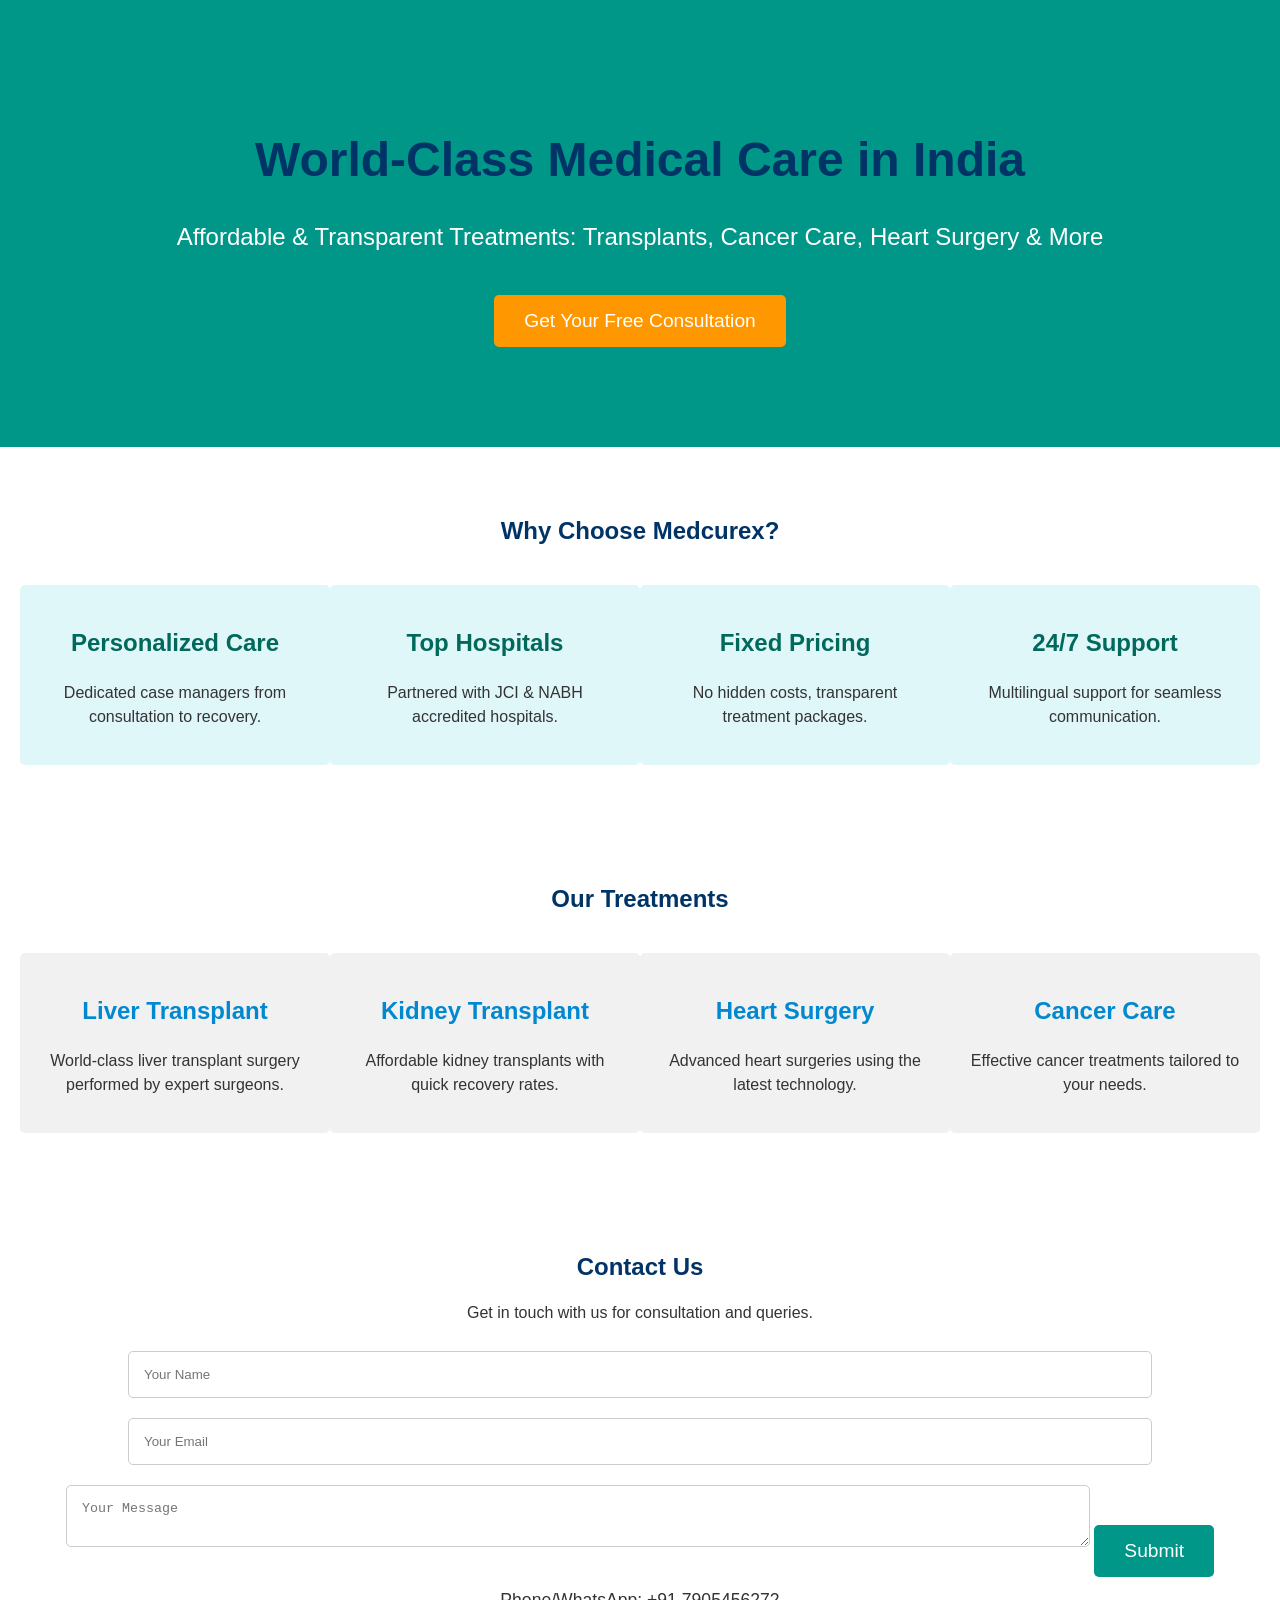
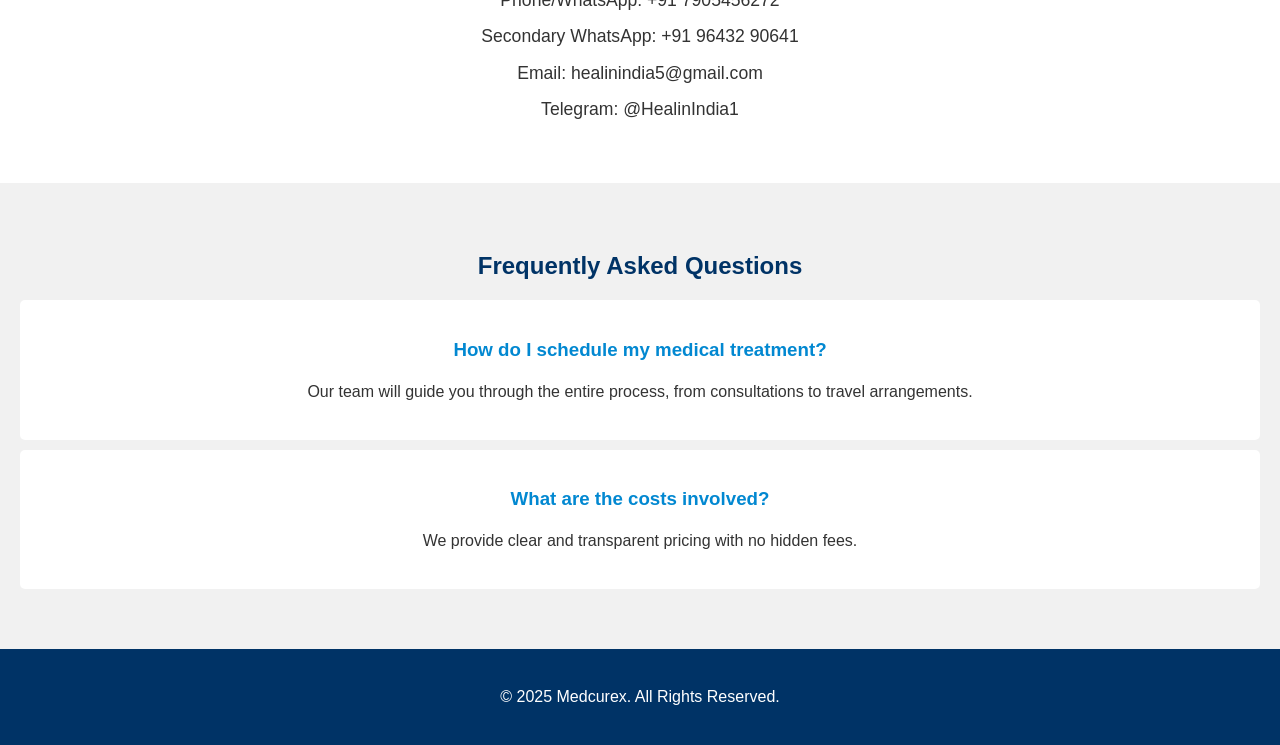
<file: index.html>
<!DOCTYPE html>
<html lang="en">
<head>
    <meta charset="UTF-8">
    <meta name="viewport" content="width=device-width, initial-scale=1.0">
    <title>Medcurex - Medical Tourism</title>
    <link rel="stylesheet" href="styles.css">
</head>
<body>
    <!-- Hero Section -->
    <header class="hero">
        <div class="hero-content">
            <h1>World-Class Medical Care in India</h1>
            <p>Affordable & Transparent Treatments: Transplants, Cancer Care, Heart Surgery & More</p>
            <a href="#contact" class="cta-button">Get Your Free Consultation</a>
        </div>
    </header>

    <!-- Features Section -->
    <section class="features">
        <h2>Why Choose Medcurex?</h2>
        <div class="feature-list">
            <div class="feature">
                <h3>Personalized Care</h3>
                <p>Dedicated case managers from consultation to recovery.</p>
            </div>
            <div class="feature">
                <h3>Top Hospitals</h3>
                <p>Partnered with JCI & NABH accredited hospitals.</p>
            </div>
            <div class="feature">
                <h3>Fixed Pricing</h3>
                <p>No hidden costs, transparent treatment packages.</p>
            </div>
            <div class="feature">
                <h3>24/7 Support</h3>
                <p>Multilingual support for seamless communication.</p>
            </div>
        </div>
    </section>

    <!-- Treatment Catalog -->
    <section class="treatments">
        <h2>Our Treatments</h2>
        <div class="treatment-list">
            <div class="treatment">
                <h3>Liver Transplant</h3>
                <p>World-class liver transplant surgery performed by expert surgeons.</p>
            </div>
            <div class="treatment">
                <h3>Kidney Transplant</h3>
                <p>Affordable kidney transplants with quick recovery rates.</p>
            </div>
            <div class="treatment">
                <h3>Heart Surgery</h3>
                <p>Advanced heart surgeries using the latest technology.</p>
            </div>
            <div class="treatment">
                <h3>Cancer Care</h3>
                <p>Effective cancer treatments tailored to your needs.</p>
            </div>
        </div>
    </section>

    <!-- Contact Section -->
    <section id="contact" class="contact">
        <h2>Contact Us</h2>
        <p>Get in touch with us for consultation and queries.</p>
        <form class="contact-form">
            <input type="text" placeholder="Your Name" required>
            <input type="email" placeholder="Your Email" required>
            <textarea placeholder="Your Message" required></textarea>
            <button type="submit">Submit</button>
        </form>
        <div class="contact-info">
            <p>Phone/WhatsApp: +91 7905456272</p>
            <p>Secondary WhatsApp: +91 96432 90641</p>
            <p>Email: healinindia5@gmail.com</p>
            <p>Telegram: @HealinIndia1</p>
        </div>
    </section>

    <!-- FAQ Section -->
    <section class="faq">
        <h2>Frequently Asked Questions</h2>
        <div class="faq-item">
            <h3>How do I schedule my medical treatment?</h3>
            <p>Our team will guide you through the entire process, from consultations to travel arrangements.</p>
        </div>
        <div class="faq-item">
            <h3>What are the costs involved?</h3>
            <p>We provide clear and transparent pricing with no hidden fees.</p>
        </div>
    </section>

    <!-- Footer -->
    <footer>
        <p>© 2025 Medcurex. All Rights Reserved.</p>
    </footer>
</body>
</html>
</file>
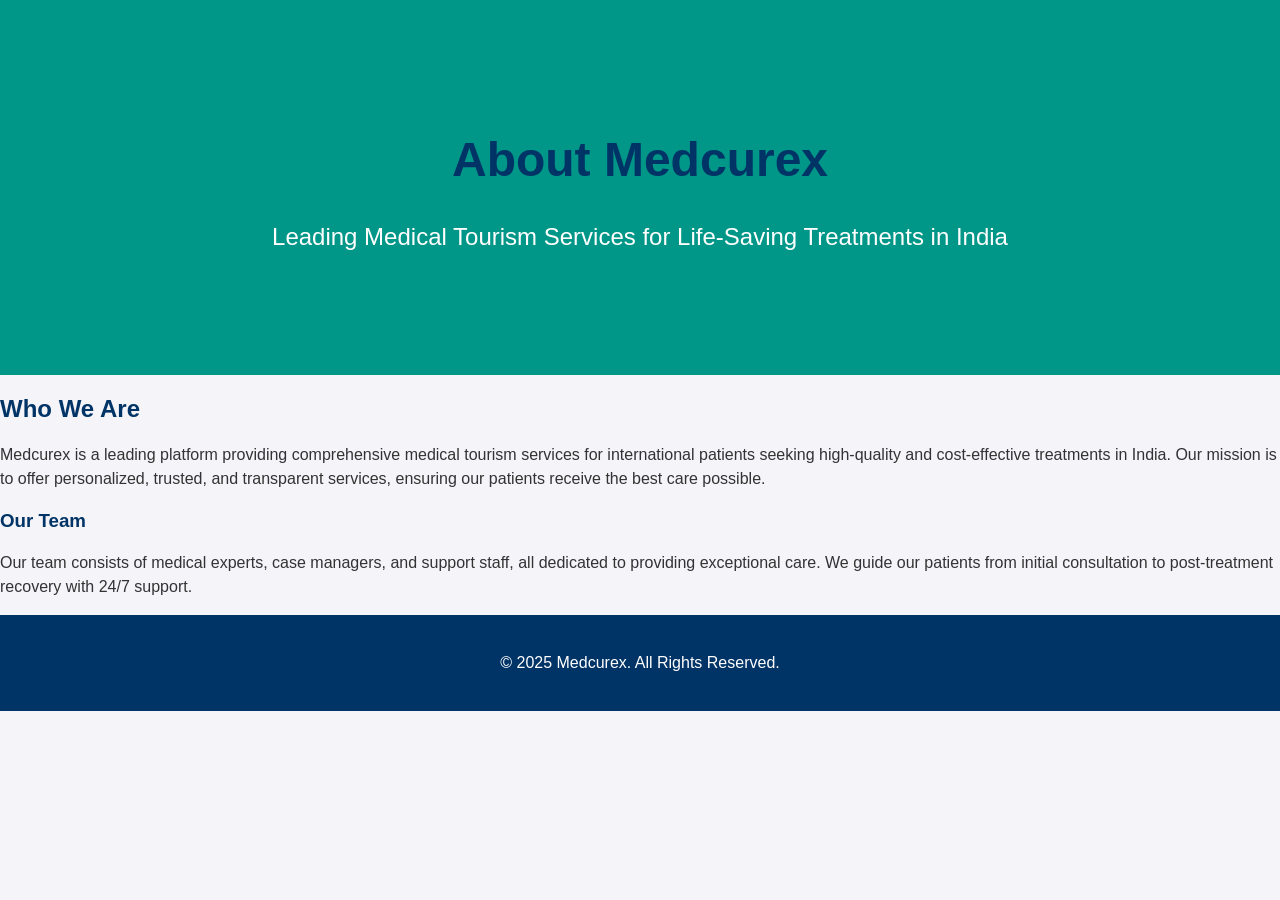
<file: about-us.html>
<!DOCTYPE html>
<html lang="en">
<head>
    <meta charset="UTF-8">
    <meta name="viewport" content="width=device-width, initial-scale=1.0">
    <title>About Us - Medcurex</title>
    <link rel="stylesheet" href="styles.css">
</head>
<body>
    <header class="hero">
        <div class="hero-content">
            <h1>About Medcurex</h1>
            <p>Leading Medical Tourism Services for Life-Saving Treatments in India</p>
        </div>
    </header>

    <section class="about-us">
        <h2>Who We Are</h2>
        <p>Medcurex is a leading platform providing comprehensive medical tourism services for international patients seeking high-quality and cost-effective treatments in India. Our mission is to offer personalized, trusted, and transparent services, ensuring our patients receive the best care possible.</p>

        <h3>Our Team</h3>
        <p>Our team consists of medical experts, case managers, and support staff, all dedicated to providing exceptional care. We guide our patients from initial consultation to post-treatment recovery with 24/7 support.</p>
    </section>

    <footer>
        <p>© 2025 Medcurex. All Rights Reserved.</p>
    </footer>
</body>
</html>
</file>
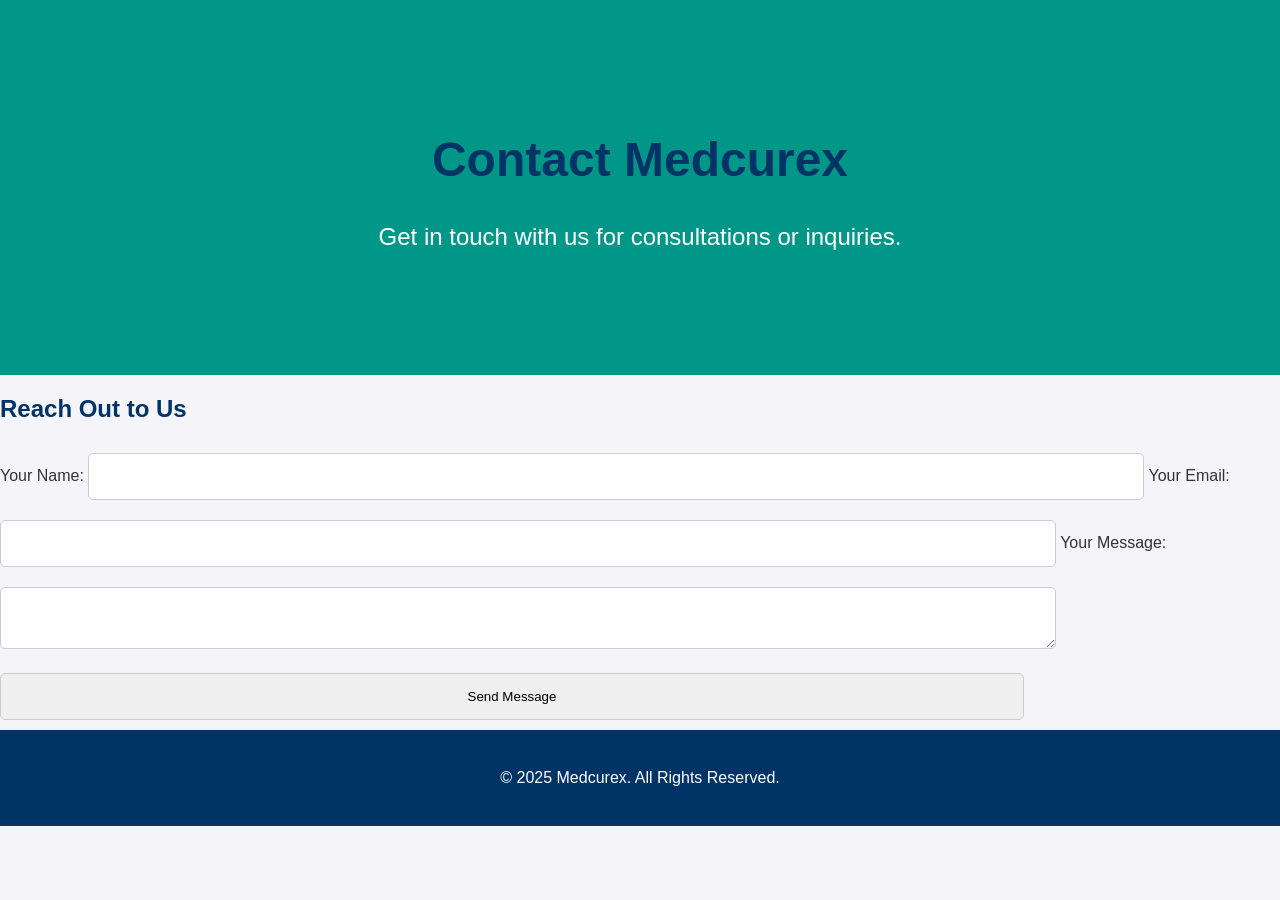
<file: contact.html>
<!DOCTYPE html>
<html lang="en">
<head>
    <meta charset="UTF-8">
    <meta name="viewport" content="width=device-width, initial-scale=1.0">
    <title>Contact Us - Medcurex</title>
    <link rel="stylesheet" href="styles.css">
</head>
<body>
    <header class="hero">
        <div class="hero-content">
            <h1>Contact Medcurex</h1>
            <p>Get in touch with us for consultations or inquiries.</p>
        </div>
    </header>

    <section class="contact-form">
        <h2>Reach Out to Us</h2>
        <form action="mailto:healinindia5@gmail.com" method="post" enctype="text/plain">
            <label for="name">Your Name:</label>
            <input type="text" id="name" name="name" required>

            <label for="email">Your Email:</label>
            <input type="email" id="email" name="email" required>

            <label for="message">Your Message:</label>
            <textarea id="message" name="message" required></textarea>

            <input type="submit" value="Send Message">
        </form>
    </section>

    <footer>
        <p>© 2025 Medcurex. All Rights Reserved.</p>
    </footer>
</body>
</html>
</file>
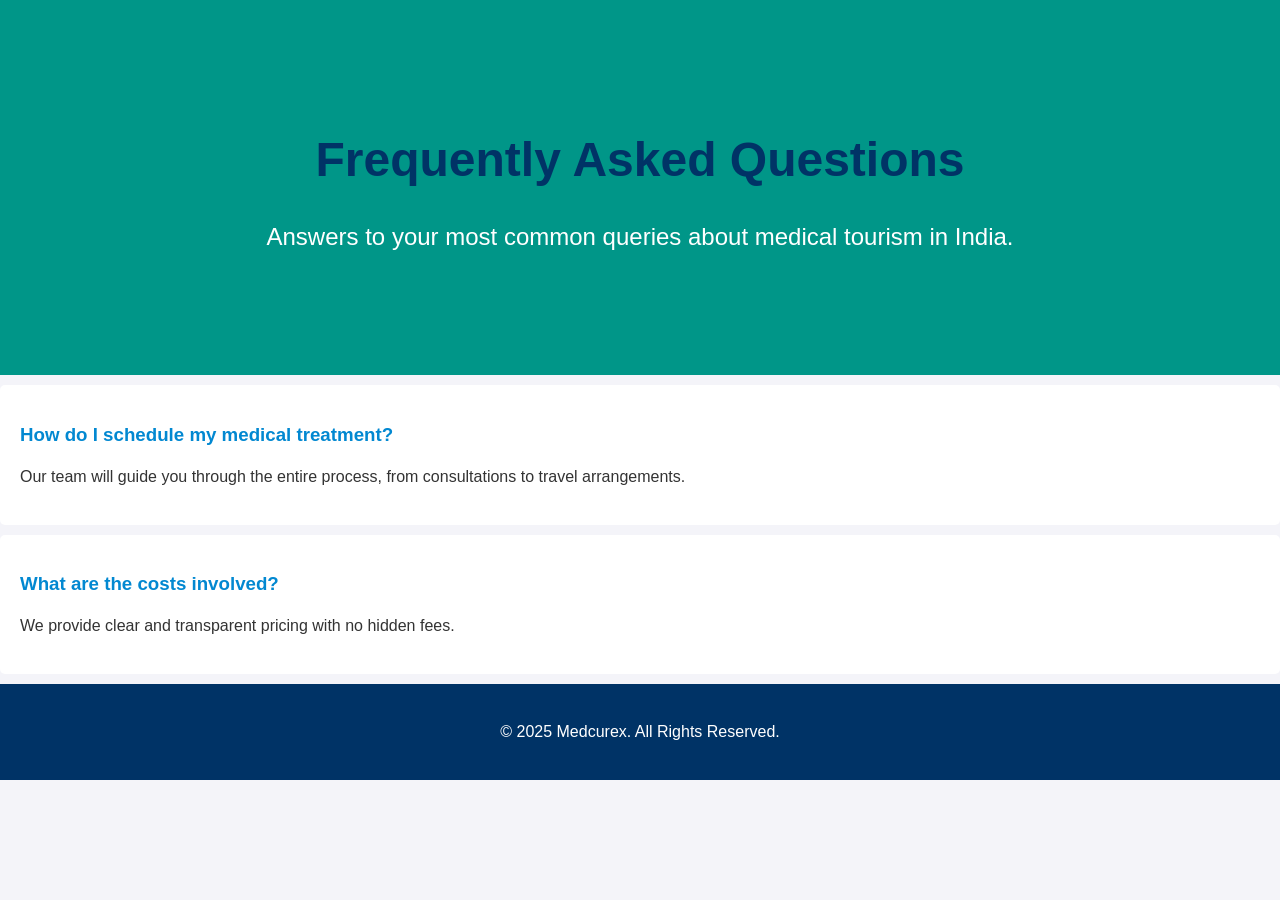
<file: faq.html>
<!DOCTYPE html>
<html lang="en">
<head>
    <meta charset="UTF-8">
    <meta name="viewport" content="width=device-width, initial-scale=1.0">
    <title>FAQ - Medcurex</title>
    <link rel="stylesheet" href="styles.css">
</head>
<body>
    <header class="hero">
        <div class="hero-content">
            <h1>Frequently Asked Questions</h1>
            <p>Answers to your most common queries about medical tourism in India.</p>
        </div>
    </header>

    <section class="faq-list">
        <div class="faq-item">
            <h3>How do I schedule my medical treatment?</h3>
            <p>Our team will guide you through the entire process, from consultations to travel arrangements.</p>
        </div>
        <div class="faq-item">
            <h3>What are the costs involved?</h3>
            <p>We provide clear and transparent pricing with no hidden fees.</p>
        </div>
    </section>

    <footer>
        <p>© 2025 Medcurex. All Rights Reserved.</p>
    </footer>
</body>
</html>
</file>
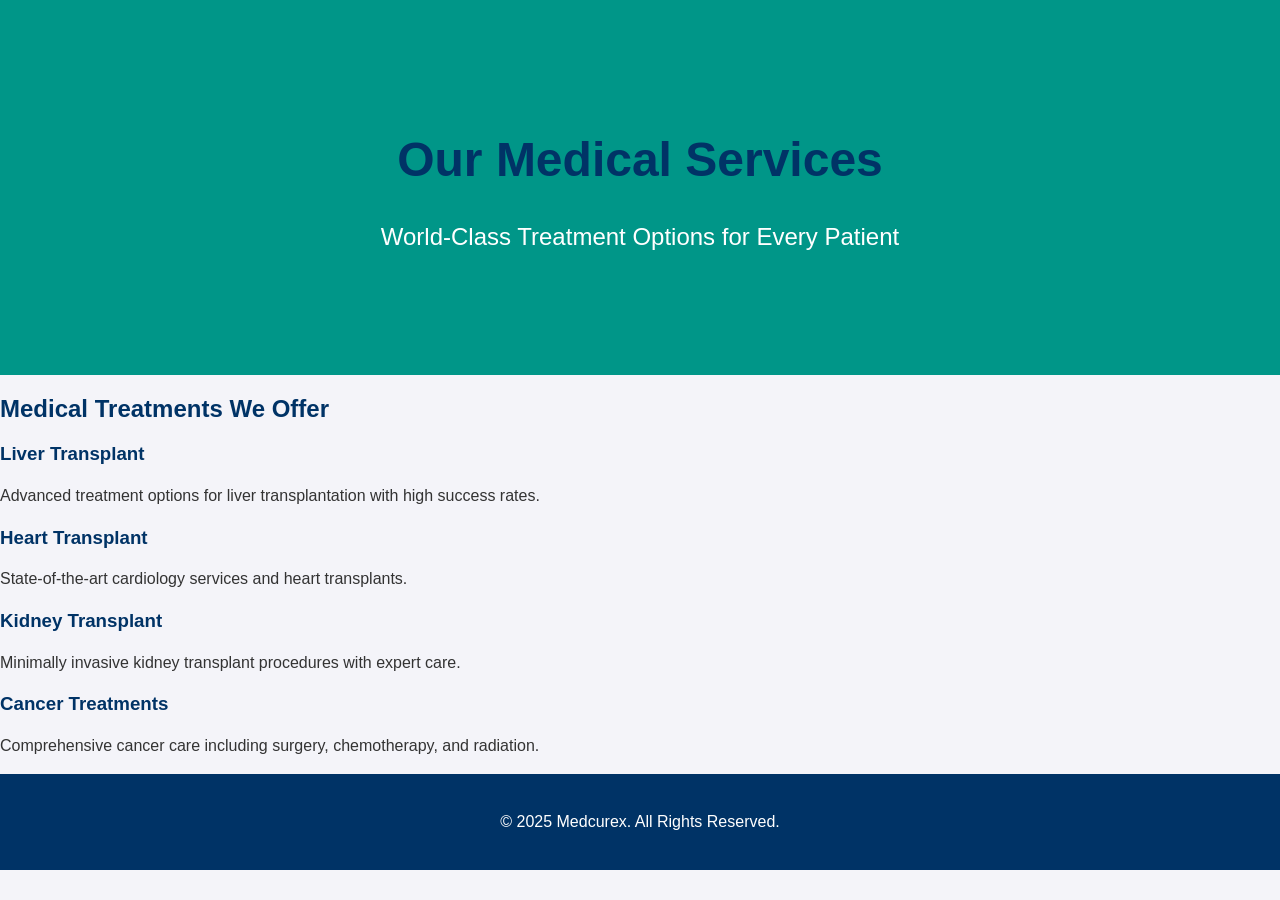
<file: services.html>
<!DOCTYPE html>
<html lang="en">
<head>
    <meta charset="UTF-8">
    <meta name="viewport" content="width=device-width, initial-scale=1.0">
    <title>Our Services - Medcurex</title>
    <link rel="stylesheet" href="styles.css">
</head>
<body>
    <header class="hero">
        <div class="hero-content">
            <h1>Our Medical Services</h1>
            <p>World-Class Treatment Options for Every Patient</p>
        </div>
    </header>

    <section class="services">
        <h2>Medical Treatments We Offer</h2>
        <div class="service-list">
            <div class="service-item">
                <h3>Liver Transplant</h3>
                <p>Advanced treatment options for liver transplantation with high success rates.</p>
            </div>
            <div class="service-item">
                <h3>Heart Transplant</h3>
                <p>State-of-the-art cardiology services and heart transplants.</p>
            </div>
            <div class="service-item">
                <h3>Kidney Transplant</h3>
                <p>Minimally invasive kidney transplant procedures with expert care.</p>
            </div>
            <div class="service-item">
                <h3>Cancer Treatments</h3>
                <p>Comprehensive cancer care including surgery, chemotherapy, and radiation.</p>
            </div>
        </div>
    </section>

    <footer>
        <p>© 2025 Medcurex. All Rights Reserved.</p>
    </footer>
</body>
</html>
</file>
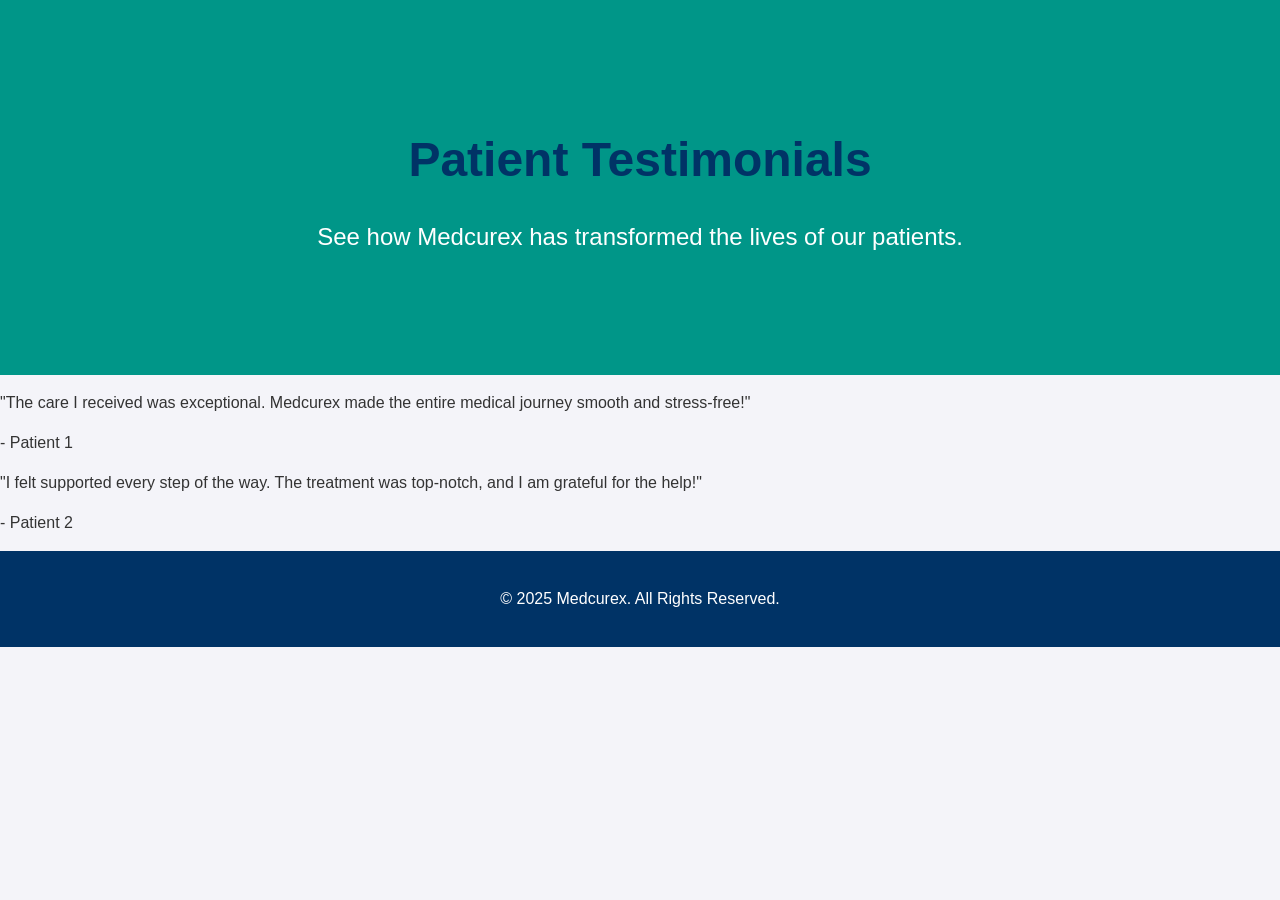
<file: testimonials.html>
<!DOCTYPE html>
<html lang="en">
<head>
    <meta charset="UTF-8">
    <meta name="viewport" content="width=device-width, initial-scale=1.0">
    <title>Testimonials - Medcurex</title>
    <link rel="stylesheet" href="styles.css">
</head>
<body>
    <header class="hero">
        <div class="hero-content">
            <h1>Patient Testimonials</h1>
            <p>See how Medcurex has transformed the lives of our patients.</p>
        </div>
    </header>

    <section class="testimonials">
        <div class="testimonial-item">
            <p>"The care I received was exceptional. Medcurex made the entire medical journey smooth and stress-free!"</p>
            <p>- Patient 1</p>
        </div>
        <div class="testimonial-item">
            <p>"I felt supported every step of the way. The treatment was top-notch, and I am grateful for the help!"</p>
            <p>- Patient 2</p>
        </div>
    </section>

    <footer>
        <p>© 2025 Medcurex. All Rights Reserved.</p>
    </footer>
</body>
</html>
</file>
<file: styles.css>
/* Global Styles */
body {
    font-family: Arial, sans-serif;
    margin: 0;
    padding: 0;
    box-sizing: border-box;
    background-color: #f4f4f9;
    color: #333;
}

h1, h2, h3 {
    color: #003366;
}

p {
    font-size: 1rem;
    line-height: 1.5;
}

a {
    text-decoration: none;
}

/* Hero Section */
.hero {
    background-color: #009688;
    color: white;
    text-align: center;
    padding: 100px 20px;
}

.hero-content h1 {
    font-size: 3rem;
}

.hero-content p {
    font-size: 1.5rem;
    margin: 20px 0;
}

.cta-button {
    background-color: #ff9800;
    color: white;
    padding: 15px 30px;
    font-size: 1.2rem;
    border-radius: 5px;
    margin-top: 20px;
    display: inline-block;
}

/* Features Section */
.features {
    padding: 50px 20px;
    text-align: center;
    background-color: #fff;
}

.feature-list {
    display: flex;
    justify-content: space-around;
    margin-top: 40px;
}

.feature {
    width: 22%;
    background-color: #e0f7fa;
    padding: 20px;
    border-radius: 5px;
    text-align: center;
}

.feature h3 {
    color: #00695c;
    font-size: 1.5rem;
}

/* Treatments Section */
.treatments {
    padding: 50px 20px;
    background-color: #fff;
    text-align: center;
}

.treatment-list {
    display: flex;
    justify-content: space-around;
    margin-top: 40px;
}

.treatment {
    width: 22%;
    background-color: #f1f1f1;
    padding: 20px;
    border-radius: 5px;
    text-align: center;
}

.treatment h3 {
    color: #0288d1;
    font-size: 1.5rem;
}

/* Contact Section */
.contact {
    padding: 50px 20px;
    background-color: #fff;
    text-align: center;
}

.contact-form input, .contact-form textarea {
    width: 80%;
    padding: 15px;
    margin: 10px 0;
    border-radius: 5px;
    border: 1px solid #ccc;
}

.contact-form button {
    background-color: #009688;
    color: white;
    padding: 15px 30px;
    font-size: 1.2rem;
    border-radius: 5px;
    border: none;
}

.contact-info p {
    font-size: 1.1rem;
    margin: 10px 0;
}

/* FAQ Section */
.faq {
    padding: 50px 20px;
    background-color: #f1f1f1;
    text-align: center;
}

.faq-item {
    background-color: #fff;
    padding: 20px;
    margin: 10px 0;
    border-radius: 5px;
}

.faq-item h3 {
    color: #0288d1;
}

/* Footer */
footer {
    background-color: #003366;
    color: white;
    text-align: center;
    padding: 20px 0;
}
</file>
